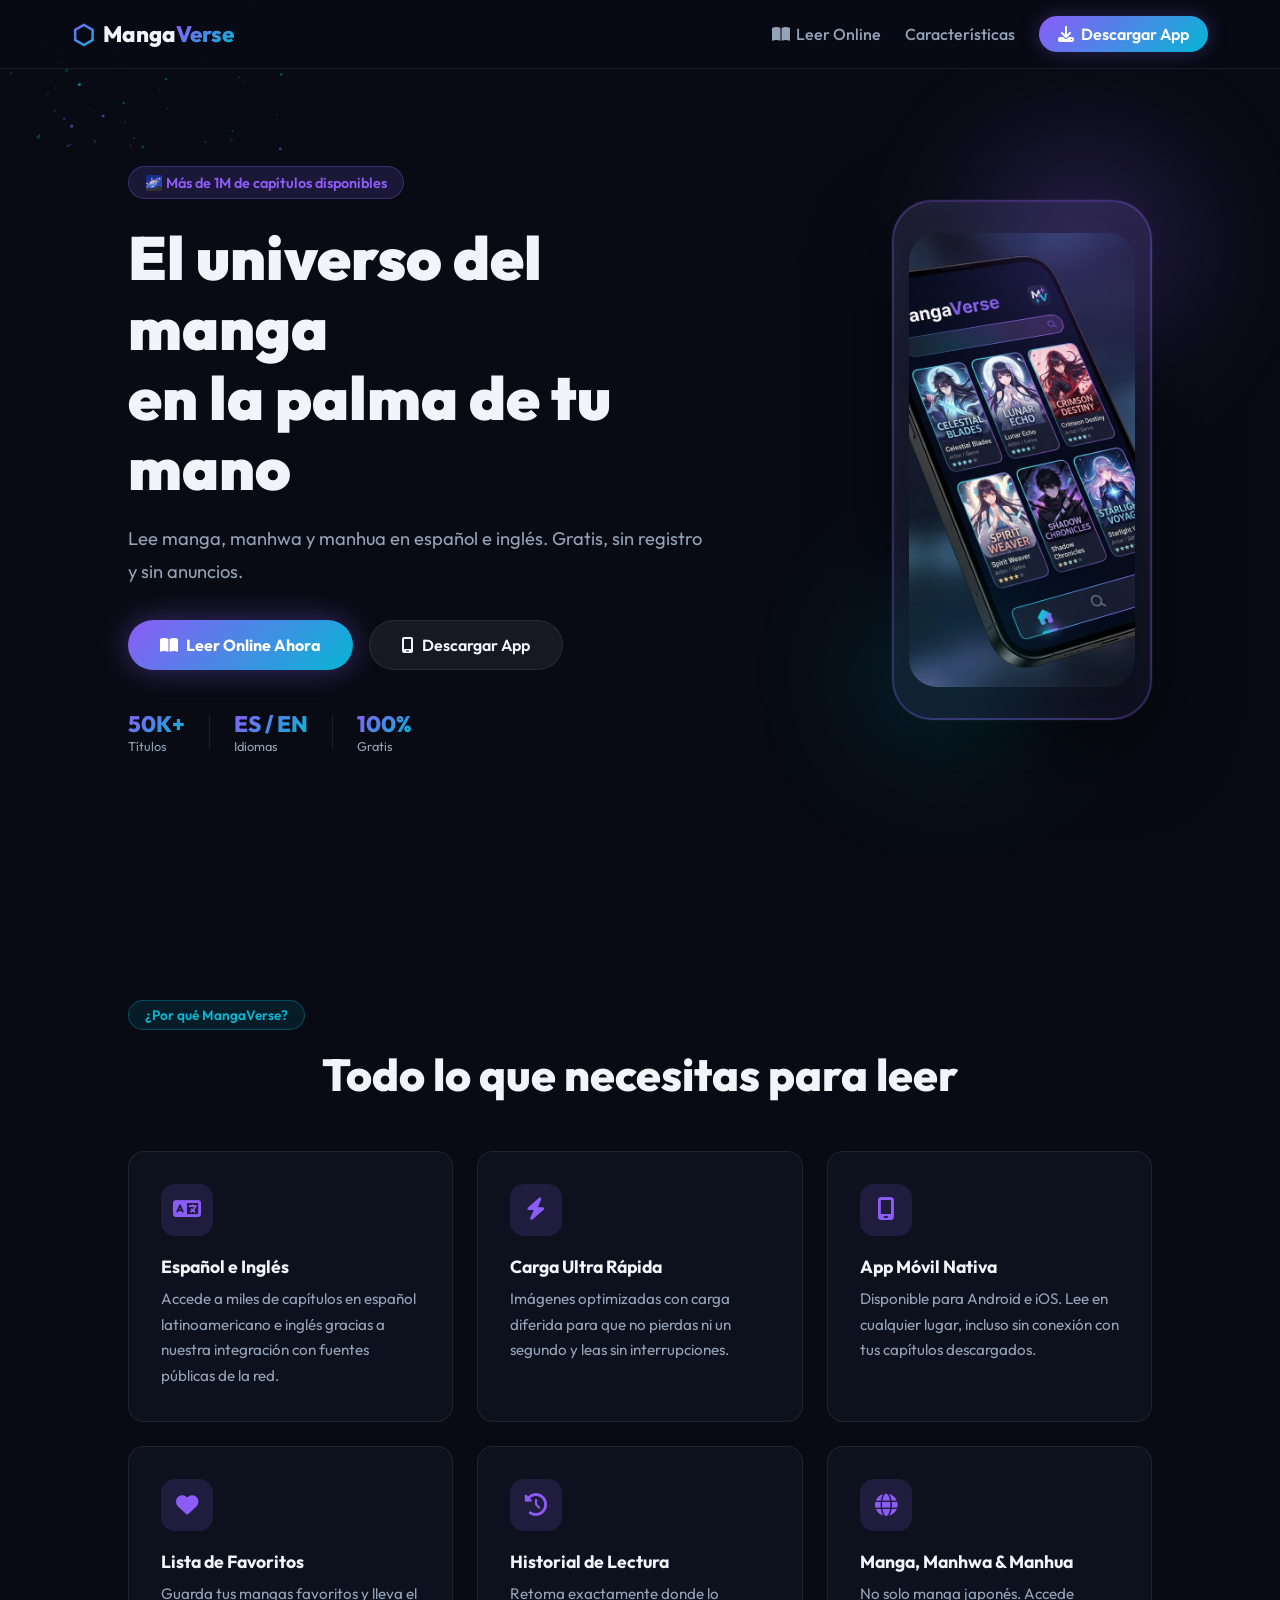
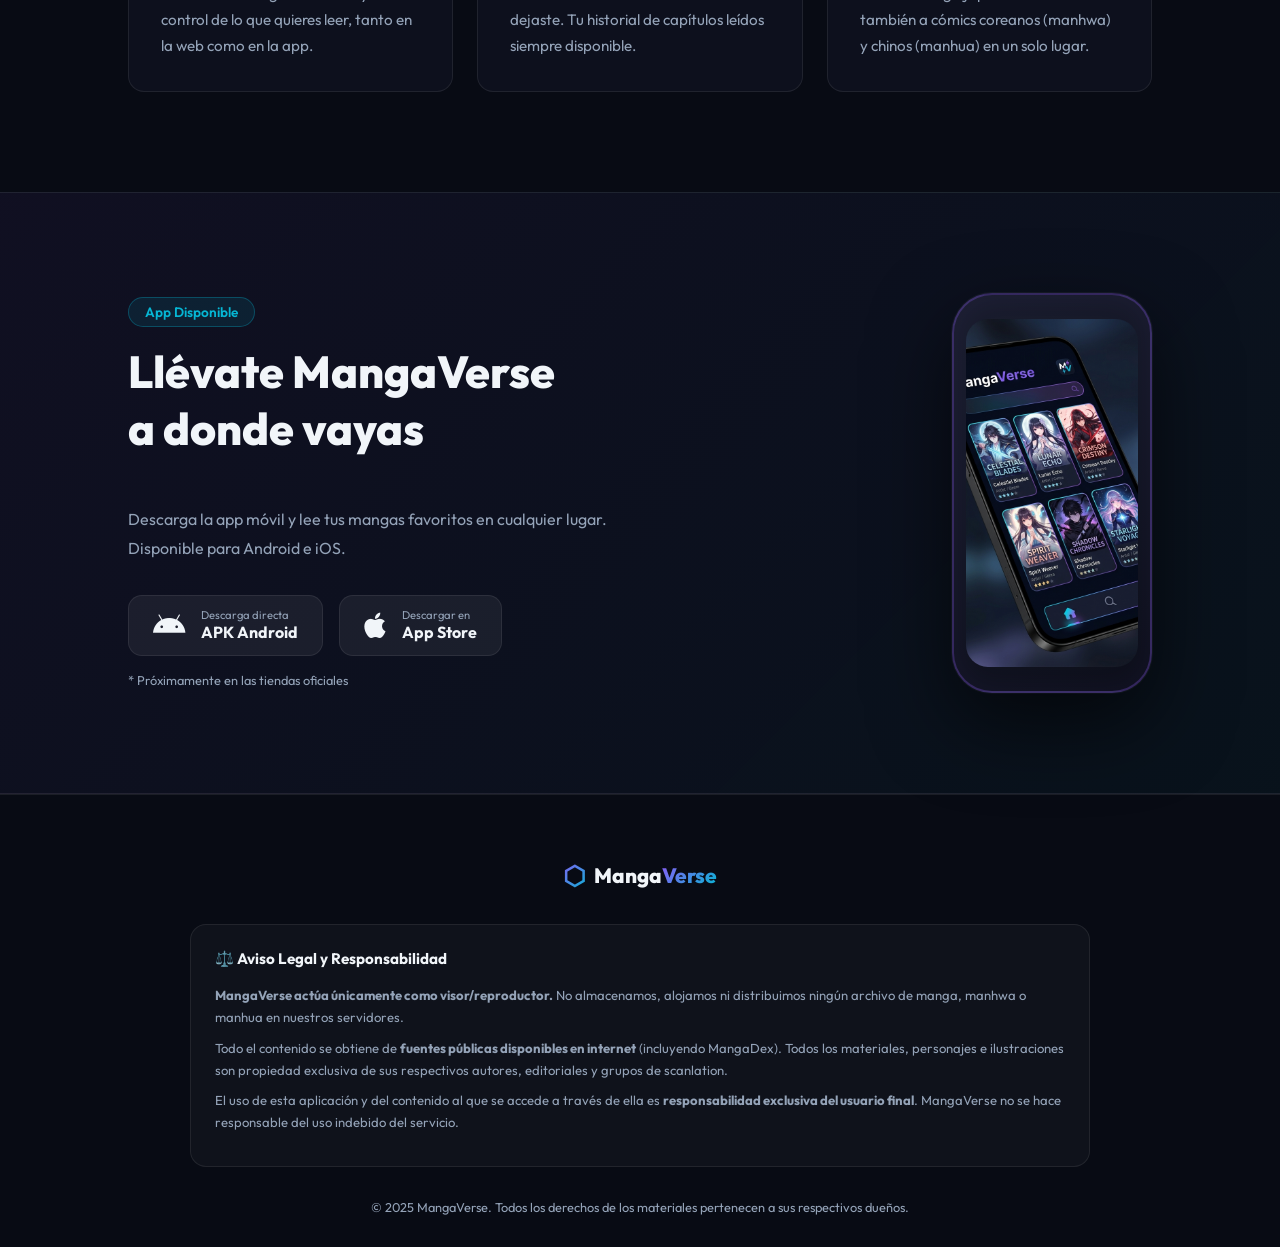
<file: index.html>
<!DOCTYPE html>
<html lang="es">
<head>
    <meta charset="UTF-8">
    <meta name="viewport" content="width=device-width, initial-scale=1.0">
    <title>MangaVerse — Lee Manga, Manhwa y Manhua en Español</title>
    <meta name="description" content="MangaVerse: el lector online y app móvil para leer manga, manhwa y manhua en español e inglés. Descarga la app gratis.">
    <link rel="preconnect" href="https://fonts.googleapis.com">
    <link href="https://fonts.googleapis.com/css2?family=Outfit:wght@300;400;600;700;800;900&display=swap" rel="stylesheet">
    <link rel="stylesheet" href="https://cdnjs.cloudflare.com/ajax/libs/font-awesome/6.5.0/css/all.min.css">
    <link rel="stylesheet" href="css/style.css">
</head>
<body>

    <!-- ═══════════════════════════ NAVBAR ═══════════════════════════ -->
    <nav class="navbar" id="navbar">
        <div class="nav-inner">
            <a class="nav-logo" id="nav-logo-btn" href="#" aria-label="MangaVerse inicio">
                <span class="logo-icon">⬡</span>
                <span class="logo-text">Manga<span class="logo-accent">Verse</span></span>
            </a>
            <div class="nav-links">
                <a href="#" class="nav-link" id="nav-read-btn">
                    <i class="fa-solid fa-book-open"></i> Leer Online
                </a>
                <a href="#features" class="nav-link">Características</a>
                <a href="#download" class="nav-link nav-cta" id="nav-download-btn">
                    <i class="fa-solid fa-download"></i> Descargar App
                </a>
            </div>
            <button class="hamburger" id="hamburger" aria-label="Menú">
                <span></span><span></span><span></span>
            </button>
        </div>
        <!-- Mobile menu -->
        <div class="mobile-menu" id="mobile-menu">
            <a href="#" class="mobile-link" id="mob-read-btn"><i class="fa-solid fa-book-open"></i> Leer Online</a>
            <a href="#features" class="mobile-link">Características</a>
            <a href="#download" class="mobile-link">Descargar App</a>
        </div>
    </nav>

    <!-- ═══════════════════════════ VIEWS (SPA) ═══════════════════════════ -->
    <div id="spa-wrapper">

        <!-- ── LANDING PAGE ── -->
        <div id="view-landing">

            <!-- HERO -->
            <section class="hero" id="hero">
                <canvas id="particles-canvas"></canvas>
                <div class="hero-content">
                    <div class="hero-badge">🌌 Más de 1M de capítulos disponibles</div>
                    <h1 class="hero-title">
                        El universo del manga<br>
                        en la palma de tu mano
                    </h1>
                    <p class="hero-subtitle">
                        Lee manga, manhwa y manhua en español e inglés. Gratis, sin registro y sin anuncios.
                    </p>
                    <div class="hero-actions">
                        <button class="btn-primary" id="hero-read-btn">
                            <i class="fa-solid fa-book-open"></i> Leer Online Ahora
                        </button>
                        <a href="#download" class="btn-secondary">
                            <i class="fa-solid fa-mobile-screen"></i> Descargar App
                        </a>
                    </div>
                    <div class="hero-stats">
                        <div class="stat"><strong>50K+</strong><span>Títulos</span></div>
                        <div class="stat-divider"></div>
                        <div class="stat"><strong>ES / EN</strong><span>Idiomas</span></div>
                        <div class="stat-divider"></div>
                        <div class="stat"><strong>100%</strong><span>Gratis</span></div>
                    </div>
                </div>
                <div class="hero-visual">
                    <div class="phone-mockup">
                        <div class="phone-inner">
                            <img src="img/app_mockup.png" alt="MangaVerse App Preview" class="phone-screen-img" id="mockup-img" onerror="this.style.display='none'; this.nextElementSibling.style.display='flex';">
                            <div class="phone-screen-fallback" style="display:none;">
                                <span class="logo-icon" style="font-size:3rem;">⬡</span>
                                <span style="color:var(--accent-primary);font-weight:700;font-size:1.2rem;">MangaVerse</span>
                            </div>
                        </div>
                    </div>
                    <div class="glow-orb orb-1"></div>
                    <div class="glow-orb orb-2"></div>
                </div>
            </section>

            <!-- FEATURES -->
            <section class="features-section" id="features">
                <div class="section-container">
                    <div class="section-badge">¿Por qué MangaVerse?</div>
                    <h2 class="section-title">Todo lo que necesitas para leer</h2>
                    <div class="features-grid">
                        <div class="feature-card">
                            <div class="feature-icon"><i class="fa-solid fa-language"></i></div>
                            <h3>Español e Inglés</h3>
                            <p>Accede a miles de capítulos en español latinoamericano e inglés gracias a nuestra integración con fuentes públicas de la red.</p>
                        </div>
                        <div class="feature-card">
                            <div class="feature-icon"><i class="fa-solid fa-bolt"></i></div>
                            <h3>Carga Ultra Rápida</h3>
                            <p>Imágenes optimizadas con carga diferida para que no pierdas ni un segundo y leas sin interrupciones.</p>
                        </div>
                        <div class="feature-card">
                            <div class="feature-icon"><i class="fa-solid fa-mobile-screen"></i></div>
                            <h3>App Móvil Nativa</h3>
                            <p>Disponible para Android e iOS. Lee en cualquier lugar, incluso sin conexión con tus capítulos descargados.</p>
                        </div>
                        <div class="feature-card">
                            <div class="feature-icon"><i class="fa-solid fa-heart"></i></div>
                            <h3>Lista de Favoritos</h3>
                            <p>Guarda tus mangas favoritos y lleva el control de lo que quieres leer, tanto en la web como en la app.</p>
                        </div>
                        <div class="feature-card">
                            <div class="feature-icon"><i class="fa-solid fa-clock-rotate-left"></i></div>
                            <h3>Historial de Lectura</h3>
                            <p>Retoma exactamente donde lo dejaste. Tu historial de capítulos leídos siempre disponible.</p>
                        </div>
                        <div class="feature-card">
                            <div class="feature-icon"><i class="fa-solid fa-globe"></i></div>
                            <h3>Manga, Manhwa &amp; Manhua</h3>
                            <p>No solo manga japonés. Accede también a cómics coreanos (manhwa) y chinos (manhua) en un solo lugar.</p>
                        </div>
                    </div>
                </div>
            </section>

            <!-- DOWNLOAD -->
            <section class="download-section" id="download">
                <div class="section-container download-inner">
                    <div class="download-text">
                        <div class="section-badge">App Disponible</div>
                        <h2 class="section-title" style="text-align:left;">Llévate MangaVerse<br>a donde vayas</h2>
                        <p class="download-desc">Descarga la app móvil y lee tus mangas favoritos en cualquier lugar. Disponible para Android e iOS.</p>
                        <div class="download-buttons">
                            <a href="#" class="download-btn" id="android-btn" aria-label="Descargar APK para Android">
                                <i class="fa-brands fa-android"></i>
                                <div>
                                    <small>Descarga directa</small>
                                    <strong>APK Android</strong>
                                </div>
                            </a>
                            <a href="#" class="download-btn" id="ios-btn" aria-label="Descargar en App Store">
                                <i class="fa-brands fa-apple"></i>
                                <div>
                                    <small>Descargar en</small>
                                    <strong>App Store</strong>
                                </div>
                            </a>
                        </div>
                        <p class="coming-soon-note">* Próximamente en las tiendas oficiales</p>
                    </div>
                    <div class="download-visual">
                        <div class="phone-mockup phone-sm">
                            <div class="phone-inner">
                                <img src="img/app_mockup.png" alt="MangaVerse App" class="phone-screen-img" onerror="this.style.display='none'; this.nextElementSibling.style.display='flex';">
                                <div class="phone-screen-fallback" style="display:none;">
                                    <span class="logo-icon" style="font-size:2rem;">⬡</span>
                                    <span style="color:var(--accent-primary);font-weight:700;">MangaVerse</span>
                                </div>
                            </div>
                        </div>
                    </div>
                </div>
            </section>

            <!-- LEGAL FOOTER -->
            <footer class="site-footer">
                <div class="footer-inner">
                    <div class="footer-logo">
                        <span class="logo-icon">⬡</span>
                        <span class="logo-text">Manga<span class="logo-accent">Verse</span></span>
                    </div>
                    <div class="footer-legal">
                        <h4>⚖️ Aviso Legal y Responsabilidad</h4>
                        <p><strong>MangaVerse actúa únicamente como visor/reproductor.</strong> No almacenamos, alojamos ni distribuimos ningún archivo de manga, manhwa o manhua en nuestros servidores.</p>
                        <p>Todo el contenido se obtiene de <strong>fuentes públicas disponibles en internet</strong> (incluyendo MangaDex). Todos los materiales, personajes e ilustraciones son propiedad exclusiva de sus respectivos autores, editoriales y grupos de scanlation.</p>
                        <p>El uso de esta aplicación y del contenido al que se accede a través de ella es <strong>responsabilidad exclusiva del usuario final</strong>. MangaVerse no se hace responsable del uso indebido del servicio.</p>
                    </div>
                    <p class="footer-copy">© 2025 MangaVerse. Todos los derechos de los materiales pertenecen a sus respectivos dueños.</p>
                </div>
            </footer>

        </div><!-- /view-landing -->

        <!-- ── LECTOR WEB ── -->
        <div id="view-reader-app" style="display:none;">

            <!-- Back to landing bar -->
            <div class="reader-topbar">
                <button class="back-to-landing" id="btn-to-landing">
                    <i class="fa-solid fa-arrow-left"></i> Inicio
                </button>
                <span class="topbar-logo">
                    <span class="logo-icon">⬡</span> MangaVerse
                </span>
                <div class="reader-topbar-actions">
                    <button class="topbar-icon-btn" id="nav-favs-btn" title="Mis Favoritos">
                        <i class="fa-solid fa-heart"></i>
                    </button>
                    <button class="topbar-icon-btn" id="nav-hist-btn" title="Historial">
                        <i class="fa-solid fa-clock-rotate-left"></i>
                    </button>
                </div>
            </div>

            <!-- HOME SCREEN of reader -->
            <div id="screen-home" class="reader-screen active">
                <div class="reader-hero">
                    <h2>Explorar Catálogo</h2>
                    <p>Busca entre miles de títulos en español e inglés</p>
                    <div class="reader-search-bar">
                        <i class="fa-solid fa-search"></i>
                        <input type="text" id="search-input" placeholder="Buscar manga, manhwa, manhua...">
                        <button id="search-btn" aria-label="Buscar">
                            <i class="fa-solid fa-arrow-right"></i>
                        </button>
                    </div>
                </div>
                <div class="reader-content">
                    <div class="section-header">
                        <h3 id="results-title">Populares Ahora</h3>
                        <div id="lang-filter" class="lang-filter">
                            <button class="lang-btn" data-lang="es">🇪🇸 Español</button>
                            <button class="lang-btn" data-lang="en">🇺🇸 English</button>
                            <button class="lang-btn active" data-lang="all">🌐 Todos</button>
                        </div>
                    </div>
                    <div id="manga-grid" class="manga-grid">
                        <div class="grid-loader" id="home-loader">
                            <div class="loader-ring"></div>
                            <span>Cargando títulos...</span>
                        </div>
                    </div>
                </div>
            </div>

            <!-- DETAIL SCREEN -->
            <div id="screen-detail" class="reader-screen" style="display:none;">
                <button class="back-btn" id="btn-back-to-home">
                    <i class="fa-solid fa-arrow-left"></i> Volver
                </button>
                <div id="detail-container"></div>
            </div>

            <!-- CHAPTER READER SCREEN -->
            <div id="screen-chapter" class="reader-screen chapter-reader" style="display:none;">
                <div class="chapter-topbar glass-bar">
                    <button class="back-btn" id="btn-back-to-detail">
                        <i class="fa-solid fa-arrow-left"></i>
                    </button>
                    <span id="chapter-label">Capítulo...</span>
                    <div class="chapter-nav-btns">
                        <button id="btn-prev-ch" title="Anterior" disabled><i class="fa-solid fa-chevron-left"></i></button>
                        <button id="btn-next-ch" title="Siguiente" disabled><i class="fa-solid fa-chevron-right"></i></button>
                    </div>
                </div>
                <div id="pages-container" class="pages-container">
                    <div class="grid-loader" id="chapter-loader" style="display:none;">
                        <div class="loader-ring"></div>
                        <span>Cargando páginas...</span>
                    </div>
                </div>
                <div class="chapter-bottombar glass-bar">
                    <button id="btn-prev-ch-2" disabled><i class="fa-solid fa-chevron-left"></i> Anterior</button>
                    <button id="btn-next-ch-2" disabled>Siguiente <i class="fa-solid fa-chevron-right"></i></button>
                </div>
            </div>

        </div><!-- /view-reader-app -->

        <!-- ── DOWNLOAD VIEW ── -->
        <div id="view-download" style="display:none;">
            <div class="reader-topbar">
                <button class="back-to-landing" id="btn-to-landing-dl">
                    <i class="fa-solid fa-arrow-left"></i> Inicio
                </button>
                <span class="topbar-logo">
                    <span class="logo-icon">⬡</span> MangaVerse
                </span>
            </div>

            <div style="padding: 100px 20px; max-width: 800px; margin: 0 auto; text-align: center;">
                <div style="font-size:3rem;margin-bottom:1rem;">📱</div>
                <h2 style="font-size: 2.2rem; margin-bottom: 1rem;">Instala MangaVerse en tu Móvil</h2>
                <p style="color: var(--text-muted); font-size: 1.05rem; margin-bottom: 2.5rem;">Sigue estos pasos para instalar la aplicación en tu dispositivo Android de forma segura.</p>

                <div style="text-align: left; background: var(--bg-card); padding: 2.5rem; border-radius: 20px; margin: 0 auto 3rem auto; border: 1px solid var(--border); box-shadow: 0 10px 30px rgba(0,0,0,0.2);">
                    <ol style="color: var(--text-muted); line-height: 2.2; margin-left: 1.5rem; font-size: 1.05rem;">
                        <li><strong style="color: var(--text);">Descarga el archivo APK</strong> tocando el botón de abajo.</li>
                        <li><strong style="color: var(--text);">Abre el archivo</strong> descargado desde tus notificaciones o gestor de archivos.</li>
                        <li>Si el sistema te pide permisos, ve a Ajustes y activa <strong style="color: var(--accent-primary);">"Permitir instalar aplicaciones desconocidas"</strong>.</li>
                        <li>Sigue las indicaciones, instala la app y <strong style="color: var(--accent-secondary);">¡comienza a leer!</strong></li>
                    </ol>
                </div>

                <a href="mangaverse-app.apk" download class="btn-primary" style="font-size: 1.15rem; padding: 1rem 2.5rem; display: inline-flex; align-items: center; gap: 0.6rem;">
                    <i class="fa-solid fa-download"></i> Descargar APK Oficial
                </a>
                <p style="margin-top: 1.5rem; color: var(--text-muted); font-size: 0.88rem;">
                    <i class="fa-solid fa-shield-halved" style="color: #4ade80;"></i> Archivo 100% seguro · Versión 1.0.0 · Android 7+
                </p>
            </div>
        </div><!-- /view-download -->

        <!-- ── FAVORITES VIEW ── -->
        <div id="view-favorites" style="display:none;">
            <div class="reader-topbar">
                <button class="back-to-landing" id="btn-to-landing-fav">
                    <i class="fa-solid fa-arrow-left"></i> Inicio
                </button>
                <span class="topbar-logo">
                    <i class="fa-solid fa-heart" style="color:var(--accent-primary);"></i> Mis Favoritos
                </span>
            </div>
            <div style="padding-top:80px;">
                <div class="reader-content">
                    <div class="section-header">
                        <h3>❤️ Mis Favoritos</h3>
                    </div>
                    <div id="favs-grid" class="manga-grid"></div>
                </div>
            </div>
        </div><!-- /view-favorites -->

        <!-- ── HISTORY VIEW ── -->
        <div id="view-history" style="display:none;">
            <div class="reader-topbar">
                <button class="back-to-landing" id="btn-to-landing-hist">
                    <i class="fa-solid fa-arrow-left"></i> Inicio
                </button>
                <span class="topbar-logo">
                    <i class="fa-solid fa-clock-rotate-left" style="color:var(--accent-secondary);"></i> Historial
                </span>
                <button class="topbar-icon-btn" id="clear-hist-btn" title="Limpiar historial" style="color:var(--text-muted);">
                    <i class="fa-solid fa-trash-can"></i>
                </button>
            </div>
            <div style="padding-top:80px; max-width:700px; margin:0 auto;">
                <div style="padding: 1.5rem;">
                    <h3 style="font-size:1.2rem;font-weight:700;margin-bottom:1.2rem;">🕒 Historial de Lectura</h3>
                    <div id="history-list"></div>
                </div>
            </div>
        </div><!-- /view-history -->

    </div><!-- /spa-wrapper -->

    <script src="js/api.js"></script>
    <script src="js/storage.js"></script>
    <script src="js/ui.js"></script>
    <script src="js/app.js"></script>
</body>
</html>
</file>
<file: css/style.css>
:root {
    --bg: #080B14;
    --bg-card: rgba(15, 18, 32, 0.8);
    --bg-glass: rgba(15, 18, 32, 0.6);
    --accent-primary: #8B5CF6;
    --accent-secondary: #06B6D4;
    --accent-grad: linear-gradient(135deg, #8B5CF6, #06B6D4);
    --text: #F1F5F9;
    --text-muted: #94A3B8;
    --border: rgba(255,255,255,0.08);
    --shadow: 0 20px 60px rgba(0,0,0,0.5);
    --transition: all 0.3s cubic-bezier(0.4,0,0.2,1);
    --radius: 16px;
}
*, *::before, *::after { box-sizing: border-box; margin: 0; padding: 0; }
html { scroll-behavior: smooth; }
body {
    font-family: 'Outfit', sans-serif;
    background: var(--bg);
    color: var(--text);
    min-height: 100vh;
    overflow-x: hidden;
}
a { text-decoration: none; color: inherit; }
button { font-family: inherit; cursor: pointer; }
img { max-width: 100%; }

/* ─── NAVBAR ─── */
.navbar {
    position: fixed; top: 0; left: 0; right: 0; z-index: 1000;
    background: rgba(8,11,20,0.85);
    backdrop-filter: blur(20px);
    border-bottom: 1px solid var(--border);
    transition: var(--transition);
}
.nav-inner {
    max-width: 1200px; margin: 0 auto;
    padding: 0 2rem;
    height: 68px;
    display: flex; align-items: center; justify-content: space-between;
}
.nav-logo {
    display: flex; align-items: center; gap: 0.5rem;
    font-size: 1.4rem; font-weight: 800;
}
.logo-icon { font-size: 1.6rem; background: var(--accent-grad); -webkit-background-clip: text; -webkit-text-fill-color: transparent; }
.logo-accent { background: var(--accent-grad); -webkit-background-clip: text; -webkit-text-fill-color: transparent; }
.nav-links { display: flex; align-items: center; gap: 1.5rem; }
.nav-link {
    color: var(--text-muted); font-weight: 500; transition: var(--transition);
    display: flex; align-items: center; gap: 0.4rem;
}
.nav-link:hover { color: var(--text); }
.nav-cta {
    background: var(--accent-grad); color: #fff !important;
    padding: 0.5rem 1.2rem; border-radius: 50px; font-weight: 600;
    transition: var(--transition); box-shadow: 0 0 20px rgba(139,92,246,0.3);
}
.nav-cta:hover { transform: translateY(-2px); box-shadow: 0 0 30px rgba(139,92,246,0.5); }
.hamburger { display: none; flex-direction: column; gap: 5px; background: none; border: none; padding: 4px; }
.hamburger span { display: block; width: 24px; height: 2px; background: var(--text); border-radius: 2px; transition: var(--transition); }
.mobile-menu { display: none; flex-direction: column; padding: 1rem 2rem; gap: 1rem; border-top: 1px solid var(--border); }
.mobile-menu.open { display: flex; }
.mobile-link { color: var(--text-muted); font-weight: 500; padding: 0.5rem 0; display: flex; align-items: center; gap: 0.5rem; }

/* ─── HERO ─── */
.hero {
    min-height: 100vh;
    display: flex; align-items: center; justify-content: space-between;
    padding: 100px 10% 80px;
    position: relative; overflow: hidden;
    gap: 4rem;
}
#particles-canvas { position: absolute; inset: 0; z-index: 0; pointer-events: none; }
.hero-content { position: relative; z-index: 1; max-width: 580px; }
.hero-badge {
    display: inline-flex; align-items: center; gap: 0.5rem;
    background: rgba(139,92,246,0.15); border: 1px solid rgba(139,92,246,0.3);
    color: var(--accent-primary); padding: 0.4rem 1rem; border-radius: 50px;
    font-size: 0.9rem; font-weight: 600; margin-bottom: 1.5rem;
    animation: fadeUp 0.6s ease both;
}
.hero-title {
    font-size: clamp(2.4rem, 5vw, 3.8rem);
    font-weight: 900; line-height: 1.15;
    margin-bottom: 1.2rem;
    animation: fadeUp 0.6s 0.1s ease both;
}
.hero-subtitle {
    font-size: 1.15rem; color: var(--text-muted); line-height: 1.8;
    margin-bottom: 2rem;
    animation: fadeUp 0.6s 0.2s ease both;
}
.hero-actions {
    display: flex; gap: 1rem; flex-wrap: wrap;
    animation: fadeUp 0.6s 0.3s ease both;
}
.btn-primary {
    background: var(--accent-grad); color: #fff;
    border: none; padding: 0.85rem 2rem; border-radius: 50px;
    font-size: 1rem; font-weight: 700;
    display: flex; align-items: center; gap: 0.5rem;
    box-shadow: 0 0 30px rgba(139,92,246,0.4);
    transition: var(--transition);
}
.btn-primary:hover { transform: translateY(-3px); box-shadow: 0 0 50px rgba(139,92,246,0.6); }
.btn-secondary {
    background: rgba(255,255,255,0.06); color: var(--text);
    border: 1px solid var(--border); padding: 0.85rem 2rem; border-radius: 50px;
    font-size: 1rem; font-weight: 600;
    display: flex; align-items: center; gap: 0.5rem;
    transition: var(--transition);
}
.btn-secondary:hover { background: rgba(255,255,255,0.1); border-color: var(--accent-primary); }
.hero-stats {
    display: flex; align-items: center; gap: 1.5rem; margin-top: 2.5rem;
    animation: fadeUp 0.6s 0.4s ease both;
}
.stat { display: flex; flex-direction: column; }
.stat strong { font-size: 1.4rem; font-weight: 800; background: var(--accent-grad); -webkit-background-clip: text; -webkit-text-fill-color: transparent; }
.stat span { font-size: 0.8rem; color: var(--text-muted); }
.stat-divider { width: 1px; height: 36px; background: var(--border); }

/* ─── PHONE MOCKUP ─── */
.hero-visual { position: relative; z-index: 1; flex-shrink: 0; }
.phone-mockup {
    width: 260px; height: 520px;
    background: linear-gradient(145deg, #1a1d2e, #0d0f1a);
    border-radius: 40px;
    border: 2px solid rgba(139,92,246,0.3);
    box-shadow: 0 30px 80px rgba(0,0,0,0.6), 0 0 0 1px rgba(255,255,255,0.05), inset 0 0 30px rgba(139,92,246,0.05);
    display: flex; align-items: center; justify-content: center;
    position: relative; overflow: hidden;
    animation: float 4s ease-in-out infinite;
}
.phone-inner {
    width: 88%; height: 88%;
    border-radius: 28px; overflow: hidden;
    background: var(--bg);
    display: flex; align-items: center; justify-content: center;
}
.phone-screen-img { width: 100%; height: 100%; object-fit: cover; }
.phone-screen-fallback {
    width: 100%; height: 100%;
    display: flex; flex-direction: column;
    align-items: center; justify-content: center; gap: 0.5rem;
    background: linear-gradient(135deg, #0d0f1a, #1a1230);
}
.phone-sm { width: 200px; height: 400px; }
.phone-sm .phone-inner { border-radius: 22px; }
.glow-orb {
    position: absolute; border-radius: 50%; filter: blur(60px);
    animation: pulse 4s ease-in-out infinite alternate;
    pointer-events: none;
}
.orb-1 { width: 200px; height: 200px; background: rgba(139,92,246,0.25); top: -50px; right: -30px; }
.orb-2 { width: 150px; height: 150px; background: rgba(6,182,212,0.2); bottom: -30px; left: -20px; animation-delay: 1s; }

/* ─── FEATURES ─── */
.features-section { padding: 100px 10%; }
.section-container { max-width: 1100px; margin: 0 auto; }
.section-badge {
    display: inline-block; background: rgba(6,182,212,0.1);
    border: 1px solid rgba(6,182,212,0.3); color: var(--accent-secondary);
    padding: 0.3rem 1rem; border-radius: 50px; font-size: 0.85rem; font-weight: 600;
    margin-bottom: 1rem;
}
.section-title {
    font-size: clamp(1.8rem, 3.5vw, 2.8rem); font-weight: 800;
    margin-bottom: 3rem; text-align: center;
}
.features-grid {
    display: grid; grid-template-columns: repeat(auto-fill, minmax(300px, 1fr));
    gap: 1.5rem;
}
.feature-card {
    background: var(--bg-card); border: 1px solid var(--border);
    border-radius: var(--radius); padding: 2rem;
    transition: var(--transition);
}
.feature-card:hover {
    transform: translateY(-5px);
    border-color: rgba(139,92,246,0.4);
    box-shadow: 0 20px 40px rgba(0,0,0,0.3);
}
.feature-icon {
    width: 52px; height: 52px;
    background: rgba(139,92,246,0.15); border-radius: 14px;
    display: flex; align-items: center; justify-content: center;
    font-size: 1.4rem; color: var(--accent-primary);
    margin-bottom: 1.2rem;
}
.feature-card h3 { font-size: 1.1rem; font-weight: 700; margin-bottom: 0.5rem; }
.feature-card p { color: var(--text-muted); font-size: 0.95rem; line-height: 1.7; }

/* ─── DOWNLOAD ─── */
.download-section {
    padding: 100px 10%;
    background: linear-gradient(135deg, rgba(139,92,246,0.06) 0%, rgba(6,182,212,0.04) 100%);
    border-top: 1px solid var(--border); border-bottom: 1px solid var(--border);
}
.download-inner {
    display: flex; align-items: center; justify-content: space-between; gap: 4rem; flex-wrap: wrap;
}
.download-text { max-width: 480px; }
.download-desc { color: var(--text-muted); font-size: 1rem; line-height: 1.8; margin-bottom: 2rem; }
.download-buttons { display: flex; gap: 1rem; flex-wrap: wrap; }
.download-btn {
    display: flex; align-items: center; gap: 1rem;
    background: rgba(255,255,255,0.06); border: 1px solid var(--border);
    border-radius: 14px; padding: 0.8rem 1.5rem; color: var(--text);
    transition: var(--transition); font-weight: 600;
}
.download-btn i { font-size: 1.8rem; }
.download-btn div { display: flex; flex-direction: column; }
.download-btn small { font-size: 0.7rem; color: var(--text-muted); font-weight: 400; }
.download-btn strong { font-size: 1rem; }
.download-btn:hover { background: rgba(139,92,246,0.15); border-color: var(--accent-primary); transform: translateY(-3px); }
.coming-soon-note { color: var(--text-muted); font-size: 0.8rem; margin-top: 1rem; }
.download-visual { display: flex; justify-content: center; }

/* ─── FOOTER ─── */
.site-footer { padding: 4rem 10% 2rem; border-top: 1px solid var(--border); }
.footer-inner { max-width: 900px; margin: 0 auto; text-align: center; }
.footer-logo { display: flex; align-items: center; justify-content: center; gap: 0.5rem; font-size: 1.3rem; font-weight: 800; margin-bottom: 2rem; }
.footer-legal {
    background: rgba(255,255,255,0.03); border: 1px solid var(--border);
    border-radius: var(--radius); padding: 1.5rem; text-align: left; margin-bottom: 2rem;
}
.footer-legal h4 { font-size: 0.95rem; margin-bottom: 1rem; }
.footer-legal p { color: var(--text-muted); font-size: 0.82rem; line-height: 1.7; margin-bottom: 0.5rem; }
.footer-copy { color: var(--text-muted); font-size: 0.8rem; }

/* ─── READER APP ─── */
.reader-topbar {
    position: fixed; top: 0; left: 0; right: 0; z-index: 999;
    height: 60px;
    background: rgba(8,11,20,0.9); backdrop-filter: blur(20px);
    border-bottom: 1px solid var(--border);
    display: flex; align-items: center; justify-content: space-between; padding: 0 1.5rem;
    gap: 1rem;
}
.reader-topbar-actions {
    display: flex; align-items: center; gap: 0.5rem;
}
.topbar-icon-btn {
    width: 36px; height: 36px;
    background: rgba(255,255,255,0.06); border: 1px solid var(--border);
    border-radius: 8px; color: var(--text-muted);
    display: flex; align-items: center; justify-content: center;
    cursor: pointer; transition: var(--transition); font-size: 0.9rem;
}
.topbar-icon-btn:hover { color: var(--accent-primary); border-color: var(--accent-primary); background: rgba(139,92,246,0.1); }
.back-to-landing {
    background: none; border: 1px solid var(--border); color: var(--text-muted);
    padding: 0.4rem 1rem; border-radius: 8px; font-size: 0.9rem; font-weight: 500;
    display: flex; align-items: center; gap: 0.4rem; transition: var(--transition);
}
.back-to-landing:hover { color: var(--text); border-color: var(--accent-primary); }
.topbar-logo { font-weight: 700; font-size: 1.1rem; display: flex; align-items: center; gap: 0.4rem; }
#view-reader-app { padding-top: 60px; min-height: 100vh; }
.reader-screen { animation: fadeUp 0.35s ease; }

/* ─── READER HERO ─── */
.reader-hero {
    padding: 3rem 10% 2rem;
    background: linear-gradient(180deg, rgba(139,92,246,0.08) 0%, transparent 100%);
    text-align: center;
}
.reader-hero h2 { font-size: 2rem; font-weight: 800; margin-bottom: 0.4rem; }
.reader-hero p { color: var(--text-muted); margin-bottom: 1.5rem; }
.reader-search-bar {
    display: flex; align-items: center; max-width: 560px; margin: 0 auto;
    background: var(--bg-card); border: 1px solid var(--border);
    border-radius: 50px; padding: 0.5rem 0.5rem 0.5rem 1.2rem;
    transition: var(--transition);
}
.reader-search-bar:focus-within { border-color: var(--accent-primary); box-shadow: 0 0 0 3px rgba(139,92,246,0.15); }
.reader-search-bar i { color: var(--text-muted); margin-right: 0.7rem; }
.reader-search-bar input {
    flex: 1; background: none; border: none; color: var(--text);
    font-family: inherit; font-size: 1rem; outline: none;
}
.reader-search-bar button {
    width: 38px; height: 38px; border-radius: 50%;
    background: var(--accent-grad); border: none; color: #fff;
    display: flex; align-items: center; justify-content: center;
    transition: var(--transition);
}
.reader-search-bar button:hover { transform: scale(1.1); }

/* ─── MANGA GRID ─── */
.reader-content { padding: 2rem 10%; max-width: 1300px; margin: 0 auto; }
.section-header { display: flex; align-items: center; justify-content: space-between; margin-bottom: 1.5rem; flex-wrap: wrap; gap: 1rem; }
.section-header h3 { font-size: 1.3rem; font-weight: 700; }
.lang-filter { display: flex; gap: 0.5rem; flex-wrap: wrap; }
.lang-btn {
    background: rgba(255,255,255,0.05); border: 1px solid var(--border);
    color: var(--text-muted); padding: 0.3rem 0.9rem; border-radius: 50px;
    font-size: 0.85rem; font-weight: 500; transition: var(--transition); cursor: pointer;
}
.lang-btn.active, .lang-btn:hover { background: rgba(139,92,246,0.2); border-color: var(--accent-primary); color: var(--text); }
.manga-grid {
    display: grid; grid-template-columns: repeat(auto-fill, minmax(170px, 1fr)); gap: 1.5rem;
}
.manga-card {
    border-radius: var(--radius); overflow: hidden;
    background: var(--bg-card); border: 1px solid var(--border);
    cursor: pointer; transition: var(--transition); position: relative;
}
.manga-card:hover { transform: translateY(-6px); border-color: var(--accent-primary); box-shadow: 0 20px 40px rgba(0,0,0,0.4); }
.manga-cover {
    width: 100%; aspect-ratio: 2/3; object-fit: cover;
    display: block; background: #1a1d2e;
}
.manga-card-info { padding: 0.75rem; }
.manga-card-title {
    font-size: 0.9rem; font-weight: 600; line-height: 1.4;
    display: -webkit-box; -webkit-line-clamp: 2; -webkit-box-orient: vertical; overflow: hidden;
    margin-bottom: 0.4rem;
}
.manga-card-tag {
    display: inline-block; font-size: 0.7rem; padding: 0.15rem 0.5rem;
    background: rgba(139,92,246,0.15); color: var(--accent-primary);
    border-radius: 4px; font-weight: 600;
}
/* Favorite badge on card */
.card-fav-badge {
    position: absolute; top: 8px; right: 8px;
    background: rgba(8,11,20,0.8); border-radius: 50%;
    width: 28px; height: 28px;
    display: flex; align-items: center; justify-content: center;
    font-size: 0.8rem; z-index: 2;
    backdrop-filter: blur(4px);
}

/* ─── DETAIL SCREEN ─── */
.back-btn {
    display: inline-flex; align-items: center; gap: 0.4rem;
    background: none; border: 1px solid var(--border); color: var(--text-muted);
    padding: 0.5rem 1rem; border-radius: 10px; font-size: 0.9rem;
    transition: var(--transition); margin: 1.5rem 10% 0;
}
.back-btn:hover { color: var(--text); border-color: var(--accent-primary); }
.detail-wrapper { padding: 1.5rem 10% 4rem; max-width: 1200px; }
.detail-header {
    display: flex; gap: 2.5rem;
    background: var(--bg-card); border: 1px solid var(--border);
    border-radius: 20px; padding: 2rem; margin-bottom: 2.5rem;
}
.detail-cover { width: 200px; min-width: 200px; border-radius: 12px; object-fit: cover; align-self: flex-start; box-shadow: var(--shadow); }
.detail-info { flex: 1; }
.detail-title { font-size: 1.8rem; font-weight: 800; margin-bottom: 0.4rem; line-height: 1.3; }
.detail-author { color: var(--accent-secondary); font-weight: 600; margin-bottom: 0.8rem; font-size: 0.95rem; }
.detail-meta { display: flex; gap: 0.6rem; flex-wrap: wrap; margin-bottom: 1.2rem; }
.meta-tag {
    padding: 0.3rem 0.8rem; border-radius: 50px; font-size: 0.8rem; font-weight: 600;
    background: rgba(139,92,246,0.15); border: 1px solid rgba(139,92,246,0.3); color: var(--accent-primary);
}
.detail-desc { color: var(--text-muted); line-height: 1.8; font-size: 0.95rem; margin-bottom: 1.2rem; }
/* Favorite button in detail */
.fav-btn {
    display: inline-flex; align-items: center; gap: 0.5rem;
    background: rgba(255,255,255,0.05); border: 1px solid var(--border);
    color: var(--text-muted); padding: 0.55rem 1.2rem; border-radius: 50px;
    font-size: 0.9rem; font-weight: 600; cursor: pointer; transition: var(--transition);
    font-family: inherit;
}
.fav-btn:hover { border-color: var(--accent-primary); color: var(--accent-primary); background: rgba(139,92,246,0.1); }
.fav-btn.fav-active { background: rgba(139,92,246,0.15); border-color: var(--accent-primary); color: var(--accent-primary); }
.chapters-section h3 { font-size: 1.3rem; font-weight: 700; margin-bottom: 1rem; }
.chapters-list { display: flex; flex-direction: column; gap: 0.5rem; max-height: 450px; overflow-y: auto; padding-right: 0.5rem; }
.chapter-item {
    display: flex; justify-content: space-between; align-items: center;
    padding: 1rem 1.2rem; background: var(--bg-card); border: 1px solid var(--border);
    border-radius: 12px; cursor: pointer; transition: var(--transition);
}
.chapter-item:hover { border-color: var(--accent-primary); background: rgba(139,92,246,0.08); transform: translateX(4px); }
.ch-title { font-weight: 600; font-size: 0.95rem; }
.ch-meta { display: flex; gap: 0.5rem; align-items: center; color: var(--text-muted); font-size: 0.82rem; }
.ch-lang { padding: 0.15rem 0.5rem; border-radius: 4px; background: rgba(6,182,212,0.1); color: var(--accent-secondary); font-weight: 600; }

/* ─── HISTORY LIST ─── */
.history-item {
    display: flex; align-items: center; gap: 1rem;
    padding: 1rem 1.2rem; background: var(--bg-card); border: 1px solid var(--border);
    border-radius: 14px; cursor: pointer; transition: var(--transition); margin-bottom: 0.6rem;
}
.history-item:hover { border-color: var(--accent-secondary); transform: translateX(4px); }
.history-cover { width: 48px; height: 68px; border-radius: 8px; object-fit: cover; flex-shrink: 0; background: var(--bg-surface); }
.history-info { flex: 1; min-width: 0; }
.history-manga-title { font-weight: 700; font-size: 0.95rem; white-space: nowrap; overflow: hidden; text-overflow: ellipsis; }
.history-ch-title { color: var(--accent-secondary); font-size: 0.85rem; margin-top: 3px; white-space: nowrap; overflow: hidden; text-overflow: ellipsis; }
.history-time { color: var(--text-muted); font-size: 0.78rem; margin-top: 5px; }

/* ─── CHAPTER READER ─── */
.chapter-reader { display: flex; flex-direction: column; min-height: calc(100vh - 60px); }
.glass-bar {
    background: rgba(8,11,20,0.85); backdrop-filter: blur(16px);
    border: 1px solid var(--border); padding: 0.75rem 1.5rem;
    display: flex; align-items: center; justify-content: space-between;
}
.chapter-topbar { position: sticky; top: 60px; z-index: 100; gap: 1rem; border-radius: 0; border-left: none; border-right: none; border-top: none; }
.chapter-topbar .back-btn { margin: 0; }
#chapter-label { font-weight: 600; font-size: 0.95rem; flex: 1; text-align: center; color: var(--text-muted); }
.chapter-nav-btns { display: flex; gap: 0.5rem; }
.chapter-nav-btns button, .chapter-bottombar button {
    background: rgba(255,255,255,0.06); border: 1px solid var(--border);
    color: var(--text); border-radius: 8px; padding: 0.4rem 0.8rem;
    display: flex; align-items: center; gap: 0.4rem; font-size: 0.9rem; font-weight: 600; transition: var(--transition);
}
.chapter-nav-btns button:hover:not(:disabled), .chapter-bottombar button:hover:not(:disabled) { background: rgba(139,92,246,0.2); border-color: var(--accent-primary); }
.chapter-nav-btns button:disabled, .chapter-bottombar button:disabled { opacity: 0.35; cursor: not-allowed; }
.chapter-bottombar { border-radius: 0; border-left: none; border-right: none; border-bottom: none; margin-top: auto; justify-content: center; gap: 1rem; }
.pages-container { display: flex; flex-direction: column; align-items: center; flex: 1; }
.page-img { max-width: 800px; width: 100%; display: block; }

/* ─── LOADERS ─── */
.grid-loader {
    grid-column: 1 / -1; display: flex; flex-direction: column;
    align-items: center; justify-content: center; gap: 1rem;
    padding: 4rem; color: var(--text-muted);
}
.loader-ring {
    width: 44px; height: 44px; border-radius: 50%;
    border: 3px solid rgba(139,92,246,0.2);
    border-top-color: var(--accent-primary);
    animation: spin 0.8s linear infinite;
}

/* ─── SCROLLBAR ─── */
::-webkit-scrollbar { width: 6px; }
::-webkit-scrollbar-track { background: transparent; }
::-webkit-scrollbar-thumb { background: rgba(139,92,246,0.3); border-radius: 3px; }
::-webkit-scrollbar-thumb:hover { background: var(--accent-primary); }

/* ─── ANIMATIONS ─── */
@keyframes fadeUp { from { opacity: 0; transform: translateY(20px); } to { opacity: 1; transform: translateY(0); } }
@keyframes float { 0%, 100% { transform: translateY(0); } 50% { transform: translateY(-14px); } }
@keyframes pulse { from { opacity: 0.5; transform: scale(1); } to { opacity: 0.8; transform: scale(1.1); } }
@keyframes spin { to { transform: rotate(360deg); } }
@keyframes shimmer { 0% { background-position: -400px 0; } 100% { background-position: 400px 0; } }

/* ─── RESPONSIVE ─── */
@media (max-width: 900px) {
    .hero { flex-direction: column; padding: 100px 6% 60px; text-align: center; }
    .hero-actions { justify-content: center; }
    .hero-stats { justify-content: center; }
    .hero-visual { order: -1; }
    .phone-mockup { width: 180px; height: 360px; }
    .features-section, .download-section, .site-footer { padding: 60px 6%; }
    .reader-content { padding: 2rem 6%; }
    .detail-wrapper { padding: 1.5rem 6% 4rem; }
    .detail-header { flex-direction: column; align-items: center; text-align: center; }
    .detail-cover { width: 160px; min-width: 160px; }
    .back-btn { margin-left: 6%; margin-right: 6%; }
    .download-inner { flex-direction: column; align-items: center; text-align: center; }
    .download-text { max-width: 100%; }
    .section-title { text-align: left; }
}
@media (max-width: 600px) {
    .nav-links { display: none; }
    .hamburger { display: flex; }
    .hero-title { font-size: 2rem; }
    .manga-grid { grid-template-columns: repeat(auto-fill, minmax(140px, 1fr)); gap: 1rem; }
}
</file>
